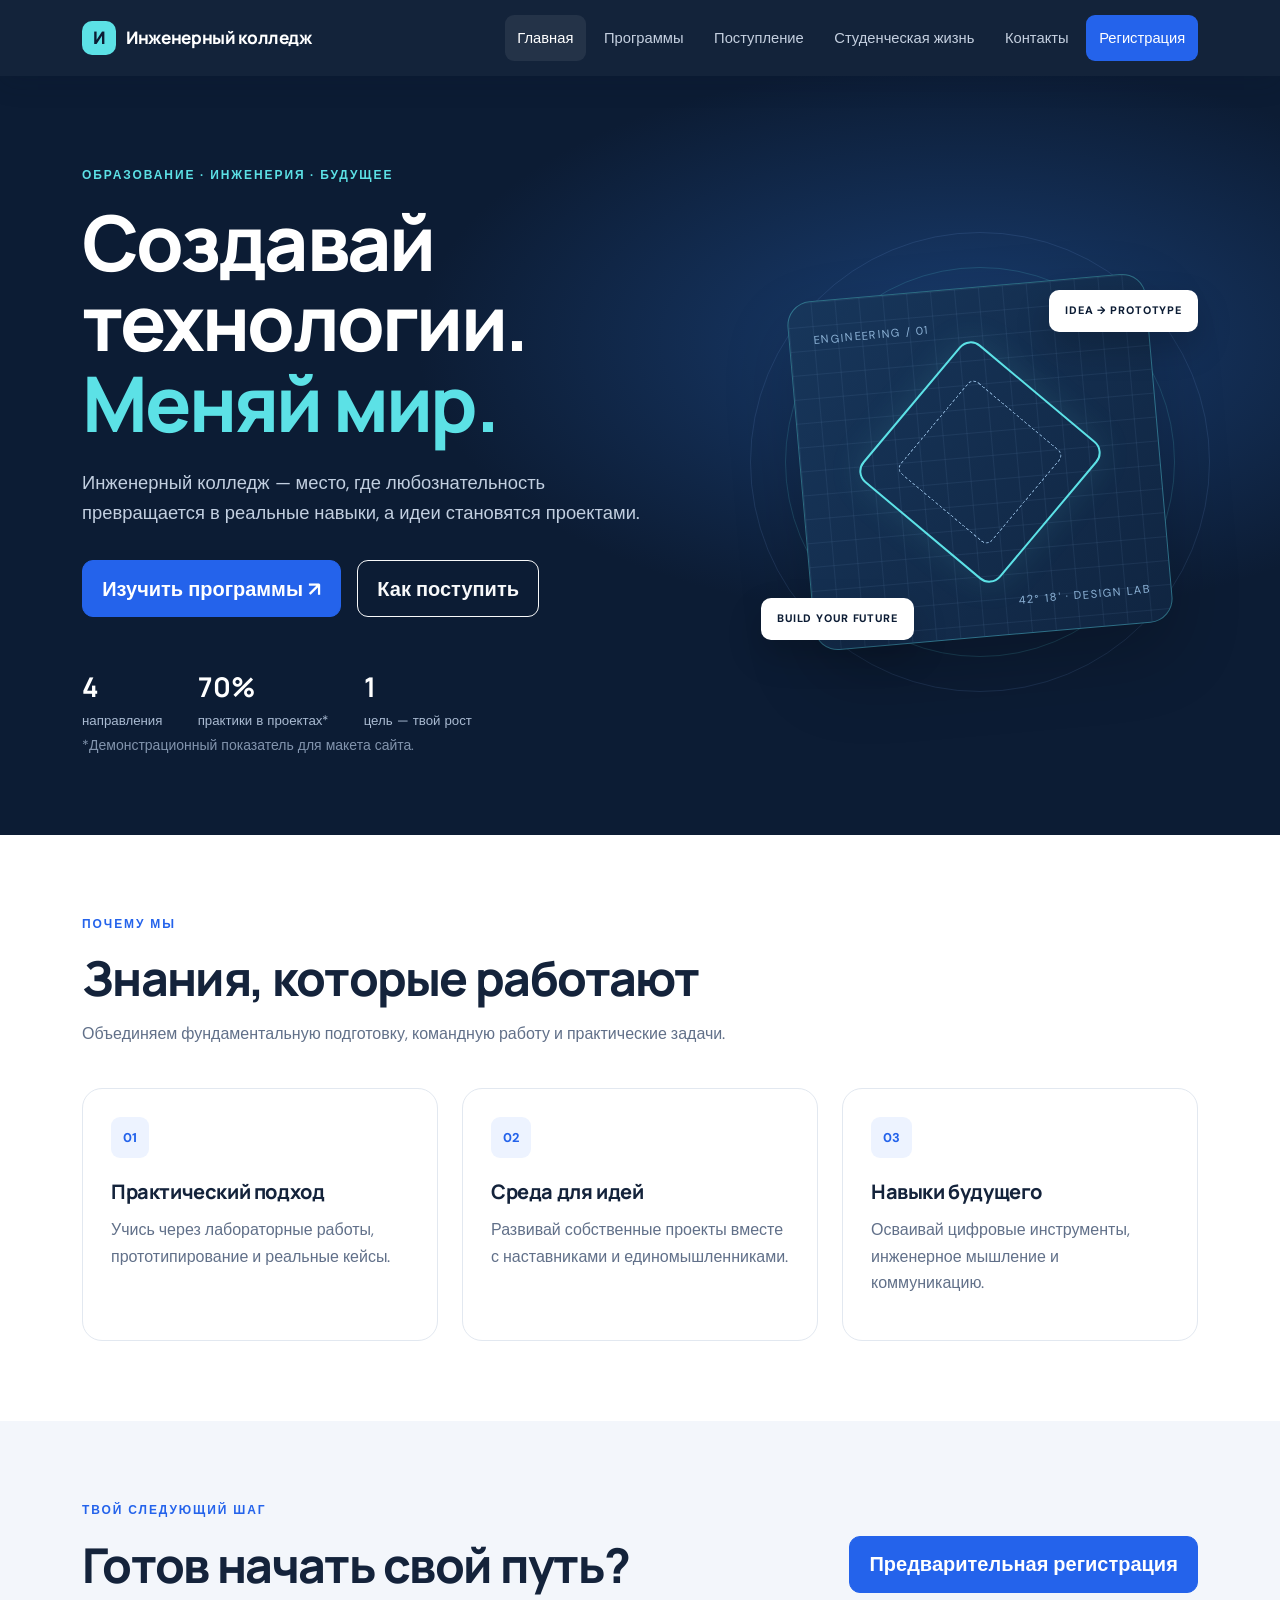
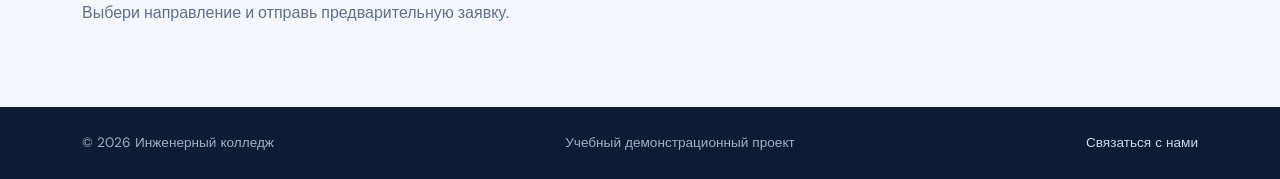
<file: index.html>
<!doctype html>
<html lang="ru">
<head>
  <meta charset="utf-8"><meta name="viewport" content="width=device-width, initial-scale=1">
  <meta name="description" content="Инженерный колледж — образование для технологий будущего.">
  <title>Инженерный колледж — Главная</title>
  <link href="https://cdn.jsdelivr.net/npm/bootstrap@5.3.3/dist/css/bootstrap.min.css" rel="stylesheet">
  <link rel="stylesheet" href="css/styles.css">
</head>
<body>
<a class="skip-link" href="#main">Перейти к содержанию</a>
<nav class="navbar navbar-expand-lg navbar-dark fixed-top site-nav">
  <div class="container"><a class="navbar-brand" href="index.html"><span class="brand-mark">И</span> Инженерный колледж</a>
    <button class="navbar-toggler" type="button" data-bs-toggle="collapse" data-bs-target="#navMenu" aria-controls="navMenu" aria-expanded="false" aria-label="Открыть меню"><span class="navbar-toggler-icon"></span></button>
    <div class="collapse navbar-collapse" id="navMenu"><ul class="navbar-nav ms-auto">
      <li class="nav-item"><a class="nav-link active" aria-current="page" href="index.html">Главная</a></li>
      <li class="nav-item"><a class="nav-link" href="programs.html">Программы</a></li><li class="nav-item"><a class="nav-link" href="admissions.html">Поступление</a></li>
      <li class="nav-item"><a class="nav-link" href="life.html">Студенческая жизнь</a></li><li class="nav-item"><a class="nav-link" href="contacts.html">Контакты</a></li><li class="nav-item"><a class="nav-link nav-cta" href="registration.html">Регистрация</a></li>
    </ul></div>
  </div>
</nav>
<main id="main">
<section class="hero"><div class="container"><div class="row align-items-center g-5">
  <div class="col-lg-7"><p class="eyebrow">ОБРАЗОВАНИЕ · ИНЖЕНЕРИЯ · БУДУЩЕЕ</p><h1>Создавай технологии.<br><span>Меняй мир.</span></h1>
  <p class="hero-lead">Инженерный колледж — место, где любознательность превращается в реальные навыки, а идеи становятся проектами.</p>
  <div class="d-flex flex-wrap gap-3"><a class="btn btn-primary btn-lg" href="programs.html">Изучить программы <span aria-hidden="true">↗</span></a><a class="btn btn-outline-light btn-lg" href="admissions.html">Как поступить</a></div>
  <div class="hero-stats"><div><strong>4</strong><span>направления</span></div><div><strong>70%</strong><span>практики в проектах*</span></div><div><strong>1</strong><span>цель — твой рост</span></div></div>
  <small class="muted-note">*Демонстрационный показатель для макета сайта.</small></div>
  <div class="col-lg-5"><div class="hero-visual" role="img" aria-label="Абстрактная иллюстрация инженерного чертежа"><div class="orbit orbit-one"></div><div class="orbit orbit-two"></div><div class="blueprint"><span class="bp-label">ENGINEERING / 01</span><div class="bp-shape"></div><span class="bp-coordinate">42° 18' · DESIGN LAB</span></div><div class="floating-chip chip-top">IDEA → PROTOTYPE</div><div class="floating-chip chip-bottom">BUILD YOUR FUTURE</div></div></div>
</div></div></section>
<section class="section section-white"><div class="container"><div class="section-heading"><p class="eyebrow">ПОЧЕМУ МЫ</p><h2>Знания, которые работают</h2><p>Объединяем фундаментальную подготовку, командную работу и практические задачи.</p></div>
<div class="row g-4"><div class="col-md-4"><article class="feature-card"><div class="feature-icon">01</div><h3>Практический подход</h3><p>Учись через лабораторные работы, прототипирование и реальные кейсы.</p></article></div><div class="col-md-4"><article class="feature-card"><div class="feature-icon">02</div><h3>Среда для идей</h3><p>Развивай собственные проекты вместе с наставниками и единомышленниками.</p></article></div><div class="col-md-4"><article class="feature-card"><div class="feature-icon">03</div><h3>Навыки будущего</h3><p>Осваивай цифровые инструменты, инженерное мышление и коммуникацию.</p></article></div></div></div></section>
<section class="section section-tint"><div class="container"><div class="row align-items-center g-4"><div class="col-lg-8"><p class="eyebrow">ТВОЙ СЛЕДУЮЩИЙ ШАГ</p><h2>Готов начать свой путь?</h2><p class="mb-0">Выбери направление и отправь предварительную заявку.</p></div><div class="col-lg-4 text-lg-end"><a href="registration.html" class="btn btn-primary btn-lg">Предварительная регистрация</a></div></div></div></section>
</main>
<footer class="site-footer"><div class="container d-flex flex-wrap justify-content-between gap-3"><span>© 2026 Инженерный колледж</span><span>Учебный демонстрационный проект</span><a href="contacts.html">Связаться с нами</a></div></footer>
<script src="https://cdn.jsdelivr.net/npm/bootstrap@5.3.3/dist/js/bootstrap.bundle.min.js"></script><script src="js/main.js"></script>
</body></html>
</file>
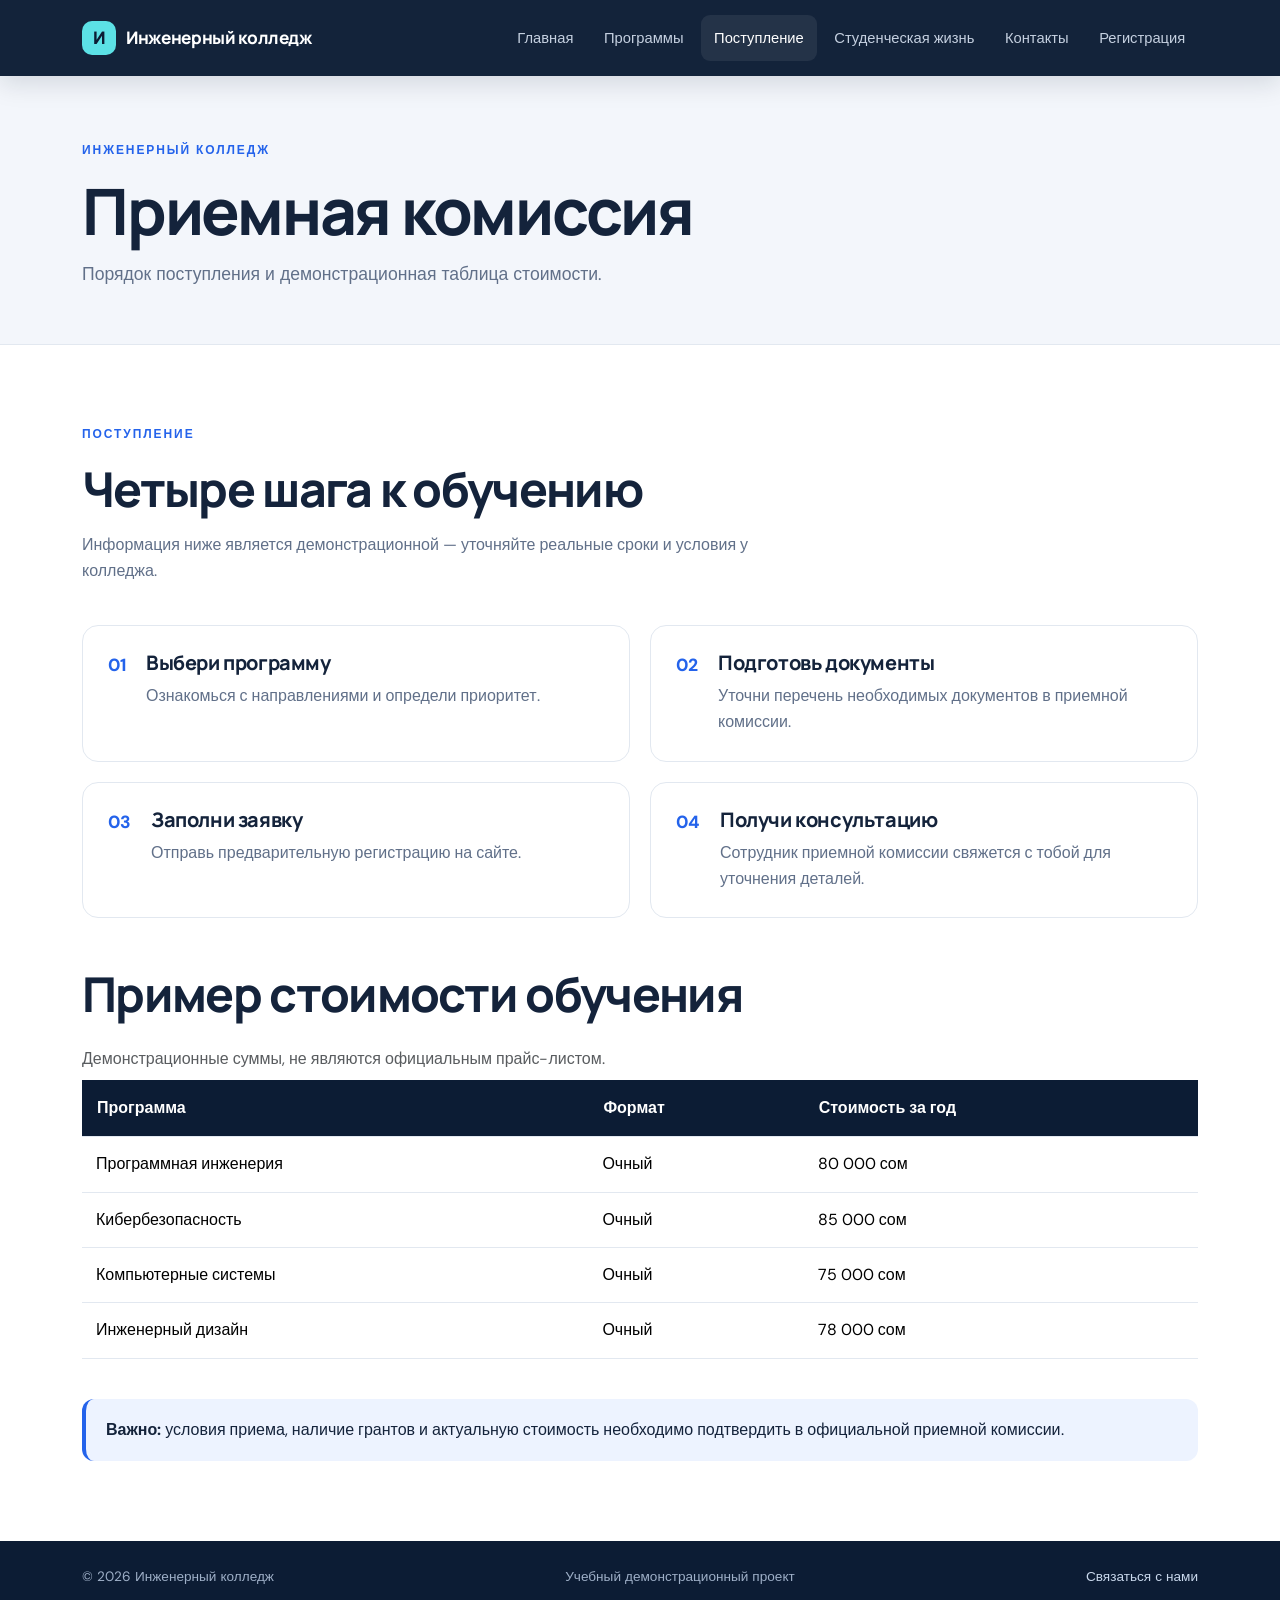
<file: admissions.html>
<!doctype html>
<html lang="ru"><head><meta charset="utf-8"><meta name="viewport" content="width=device-width, initial-scale=1"><meta name="description" content="Порядок поступления и демонстрационная таблица стоимости."><title>Приемная комиссия — Инженерный колледж</title>
<link href="https://cdn.jsdelivr.net/npm/bootstrap@5.3.3/dist/css/bootstrap.min.css" rel="stylesheet"><link rel="stylesheet" href="css/styles.css"></head><body>
<a class="skip-link" href="#main">Перейти к содержанию</a><nav class="navbar navbar-expand-lg navbar-dark fixed-top site-nav"><div class="container"><a class="navbar-brand" href="index.html"><span class="brand-mark">И</span> Инженерный колледж</a>
<button class="navbar-toggler" type="button" data-bs-toggle="collapse" data-bs-target="#navMenu" aria-controls="navMenu" aria-expanded="false" aria-label="Открыть меню"><span class="navbar-toggler-icon"></span></button><div class="collapse navbar-collapse" id="navMenu"><ul class="navbar-nav ms-auto"><li class="nav-item"><a class="nav-link "  href="index.html">Главная</a></li><li class="nav-item"><a class="nav-link "  href="programs.html">Программы</a></li><li class="nav-item"><a class="nav-link active" aria-current="page" href="admissions.html">Поступление</a></li><li class="nav-item"><a class="nav-link "  href="life.html">Студенческая жизнь</a></li><li class="nav-item"><a class="nav-link "  href="contacts.html">Контакты</a></li><li class="nav-item"><a class="nav-link "  href="registration.html">Регистрация</a></li></ul></div></div></nav>
<main id="main"><header class="page-hero"><div class="container"><p class="eyebrow">ИНЖЕНЕРНЫЙ КОЛЛЕДЖ</p><h1>Приемная комиссия</h1><p class="page-lead">Порядок поступления и демонстрационная таблица стоимости.</p></div></header>
<section class="section section-white"><div class="container"><div class="section-heading"><p class="eyebrow">ПОСТУПЛЕНИЕ</p><h2>Четыре шага к обучению</h2><p>Информация ниже является демонстрационной — уточняйте реальные сроки и условия у колледжа.</p></div>
<div class="admission-steps"><article><span>01</span><div><h3>Выбери программу</h3><p>Ознакомься с направлениями и определи приоритет.</p></div></article><article><span>02</span><div><h3>Подготовь документы</h3><p>Уточни перечень необходимых документов в приемной комиссии.</p></div></article><article><span>03</span><div><h3>Заполни заявку</h3><p>Отправь предварительную регистрацию на сайте.</p></div></article><article><span>04</span><div><h3>Получи консультацию</h3><p>Сотрудник приемной комиссии свяжется с тобой для уточнения деталей.</p></div></article></div>
<div class="mt-5"><h2 class="mb-3">Пример стоимости обучения</h2><div class="table-responsive"><table class="table tuition-table"><caption class="caption-top">Демонстрационные суммы, не являются официальным прайс-листом.</caption><thead><tr><th scope="col">Программа</th><th scope="col">Формат</th><th scope="col">Стоимость за год</th></tr></thead><tbody><tr><td>Программная инженерия</td><td>Очный</td><td>80 000 сом</td></tr><tr><td>Кибербезопасность</td><td>Очный</td><td>85 000 сом</td></tr><tr><td>Компьютерные системы</td><td>Очный</td><td>75 000 сом</td></tr><tr><td>Инженерный дизайн</td><td>Очный</td><td>78 000 сом</td></tr></tbody></table></div></div>
<div class="notice-card mt-4"><strong>Важно:</strong> условия приема, наличие грантов и актуальную стоимость необходимо подтвердить в официальной приемной комиссии.</div></div></section>
</main>
<footer class="site-footer"><div class="container d-flex flex-wrap justify-content-between gap-3"><span>© 2026 Инженерный колледж</span><span>Учебный демонстрационный проект</span><a href="contacts.html">Связаться с нами</a></div></footer>
<script src="https://cdn.jsdelivr.net/npm/bootstrap@5.3.3/dist/js/bootstrap.bundle.min.js"></script><script src="js/main.js"></script></body></html>
</file>
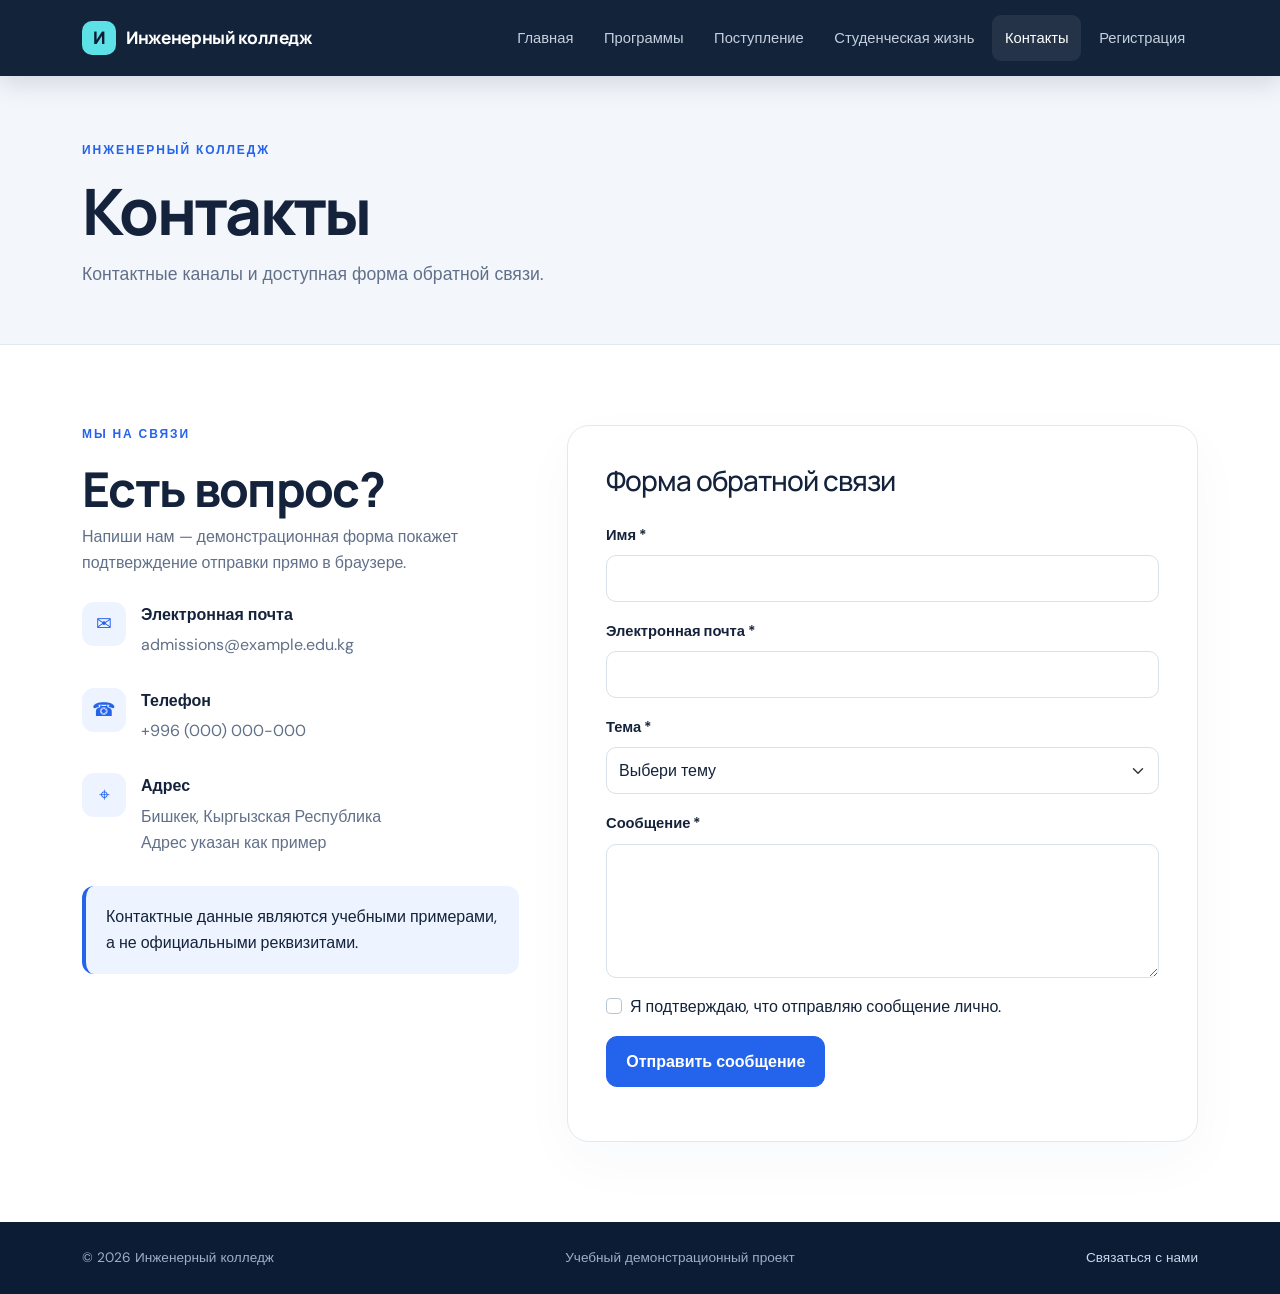
<file: contacts.html>
<!doctype html>
<html lang="ru"><head><meta charset="utf-8"><meta name="viewport" content="width=device-width, initial-scale=1"><meta name="description" content="Контактные каналы и доступная форма обратной связи."><title>Контакты — Инженерный колледж</title>
<link href="https://cdn.jsdelivr.net/npm/bootstrap@5.3.3/dist/css/bootstrap.min.css" rel="stylesheet"><link rel="stylesheet" href="css/styles.css"></head><body>
<a class="skip-link" href="#main">Перейти к содержанию</a><nav class="navbar navbar-expand-lg navbar-dark fixed-top site-nav"><div class="container"><a class="navbar-brand" href="index.html"><span class="brand-mark">И</span> Инженерный колледж</a>
<button class="navbar-toggler" type="button" data-bs-toggle="collapse" data-bs-target="#navMenu" aria-controls="navMenu" aria-expanded="false" aria-label="Открыть меню"><span class="navbar-toggler-icon"></span></button><div class="collapse navbar-collapse" id="navMenu"><ul class="navbar-nav ms-auto"><li class="nav-item"><a class="nav-link "  href="index.html">Главная</a></li><li class="nav-item"><a class="nav-link "  href="programs.html">Программы</a></li><li class="nav-item"><a class="nav-link "  href="admissions.html">Поступление</a></li><li class="nav-item"><a class="nav-link "  href="life.html">Студенческая жизнь</a></li><li class="nav-item"><a class="nav-link active" aria-current="page" href="contacts.html">Контакты</a></li><li class="nav-item"><a class="nav-link "  href="registration.html">Регистрация</a></li></ul></div></div></nav>
<main id="main"><header class="page-hero"><div class="container"><p class="eyebrow">ИНЖЕНЕРНЫЙ КОЛЛЕДЖ</p><h1>Контакты</h1><p class="page-lead">Контактные каналы и доступная форма обратной связи.</p></div></header>
<section class="section section-white"><div class="container"><div class="row g-5"><div class="col-lg-5"><p class="eyebrow">МЫ НА СВЯЗИ</p><h2>Есть вопрос?</h2><p class="mb-4">Напиши нам — демонстрационная форма покажет подтверждение отправки прямо в браузере.</p>
<div class="contact-detail"><span class="contact-icon">✉</span><div><strong>Электронная почта</strong><p>admissions@example.edu.kg</p></div></div><div class="contact-detail"><span class="contact-icon">☎</span><div><strong>Телефон</strong><p>+996 (000) 000-000</p></div></div><div class="contact-detail"><span class="contact-icon">⌖</span><div><strong>Адрес</strong><p>Бишкек, Кыргызская Республика<br>Адрес указан как пример</p></div></div>
<div class="notice-card mt-4">Контактные данные являются учебными примерами, а не официальными реквизитами.</div></div>
<div class="col-lg-7"><form id="contactForm" class="form-panel" novalidate><h2 class="h3 mb-4">Форма обратной связи</h2>
<div class="mb-3"><label for="contactName" class="form-label">Имя <span aria-hidden="true">*</span></label><input id="contactName" name="name" class="form-control" autocomplete="name" required minlength="2"><div class="invalid-feedback">Укажи имя (не менее 2 символов).</div></div>
<div class="mb-3"><label for="contactEmail" class="form-label">Электронная почта <span aria-hidden="true">*</span></label><input id="contactEmail" name="email" type="email" class="form-control" autocomplete="email" required><div class="invalid-feedback">Введи корректный адрес электронной почты.</div></div>
<div class="mb-3"><label for="contactSubject" class="form-label">Тема <span aria-hidden="true">*</span></label><select id="contactSubject" name="subject" class="form-select" required><option value="">Выбери тему</option><option>Поступление</option><option>Учебные программы</option><option>Студенческая жизнь</option><option>Другое</option></select><div class="invalid-feedback">Выбери тему сообщения.</div></div>
<div class="mb-3"><label for="contactMessage" class="form-label">Сообщение <span aria-hidden="true">*</span></label><textarea id="contactMessage" name="message" class="form-control" rows="5" required minlength="10"></textarea><div class="invalid-feedback">Сообщение должно содержать не менее 10 символов.</div></div>
<div class="visually-hidden" aria-hidden="true"><label for="website">Не заполняйте это поле</label><input id="website" name="website" tabindex="-1" autocomplete="off"></div>
<div class="form-check mb-3"><input id="humanCheck" class="form-check-input" type="checkbox" required><label class="form-check-label" for="humanCheck">Я подтверждаю, что отправляю сообщение лично.</label><div class="invalid-feedback">Поставь отметку для отправки.</div></div>
<button class="btn btn-primary" type="submit">Отправить сообщение</button><div id="contactStatus" class="form-status mt-3" role="status" aria-live="polite"></div></form></div></div></div></section>
</main>
<footer class="site-footer"><div class="container d-flex flex-wrap justify-content-between gap-3"><span>© 2026 Инженерный колледж</span><span>Учебный демонстрационный проект</span><a href="contacts.html">Связаться с нами</a></div></footer>
<script src="https://cdn.jsdelivr.net/npm/bootstrap@5.3.3/dist/js/bootstrap.bundle.min.js"></script><script src="js/main.js"></script></body></html>
</file>
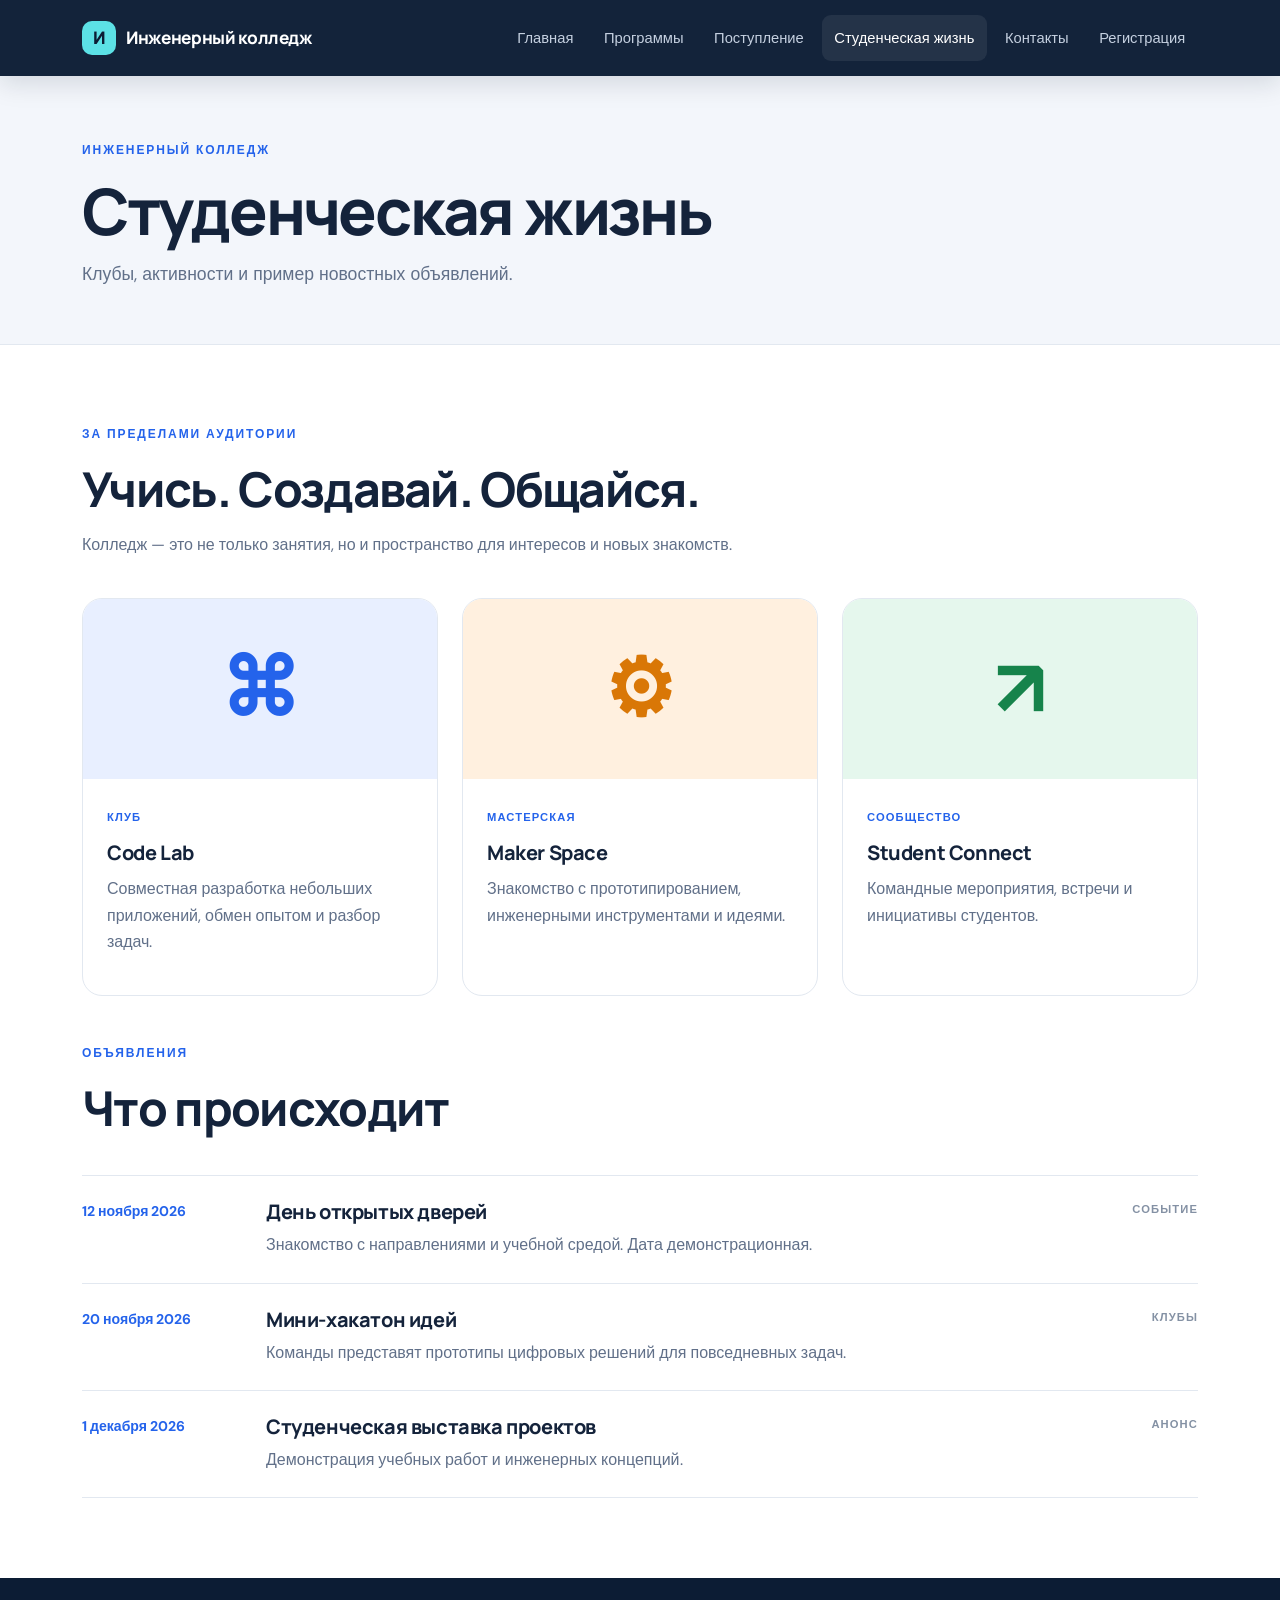
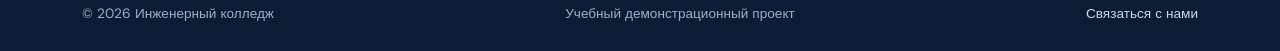
<file: life.html>
<!doctype html>
<html lang="ru"><head><meta charset="utf-8"><meta name="viewport" content="width=device-width, initial-scale=1"><meta name="description" content="Клубы, активности и пример новостных объявлений."><title>Студенческая жизнь — Инженерный колледж</title>
<link href="https://cdn.jsdelivr.net/npm/bootstrap@5.3.3/dist/css/bootstrap.min.css" rel="stylesheet"><link rel="stylesheet" href="css/styles.css"></head><body>
<a class="skip-link" href="#main">Перейти к содержанию</a><nav class="navbar navbar-expand-lg navbar-dark fixed-top site-nav"><div class="container"><a class="navbar-brand" href="index.html"><span class="brand-mark">И</span> Инженерный колледж</a>
<button class="navbar-toggler" type="button" data-bs-toggle="collapse" data-bs-target="#navMenu" aria-controls="navMenu" aria-expanded="false" aria-label="Открыть меню"><span class="navbar-toggler-icon"></span></button><div class="collapse navbar-collapse" id="navMenu"><ul class="navbar-nav ms-auto"><li class="nav-item"><a class="nav-link "  href="index.html">Главная</a></li><li class="nav-item"><a class="nav-link "  href="programs.html">Программы</a></li><li class="nav-item"><a class="nav-link "  href="admissions.html">Поступление</a></li><li class="nav-item"><a class="nav-link active" aria-current="page" href="life.html">Студенческая жизнь</a></li><li class="nav-item"><a class="nav-link "  href="contacts.html">Контакты</a></li><li class="nav-item"><a class="nav-link "  href="registration.html">Регистрация</a></li></ul></div></div></nav>
<main id="main"><header class="page-hero"><div class="container"><p class="eyebrow">ИНЖЕНЕРНЫЙ КОЛЛЕДЖ</p><h1>Студенческая жизнь</h1><p class="page-lead">Клубы, активности и пример новостных объявлений.</p></div></header>
<section class="section section-white"><div class="container"><div class="section-heading"><p class="eyebrow">ЗА ПРЕДЕЛАМИ АУДИТОРИИ</p><h2>Учись. Создавай. Общайся.</h2><p>Колледж — это не только занятия, но и пространство для интересов и новых знакомств.</p></div>
<div class="row g-4"><div class="col-md-6 col-lg-4"><article class="life-card"><div class="life-art art-blue" aria-hidden="true">⌘</div><div class="life-content"><span class="tag">КЛУБ</span><h3>Code Lab</h3><p>Совместная разработка небольших приложений, обмен опытом и разбор задач.</p></div></article></div>
<div class="col-md-6 col-lg-4"><article class="life-card"><div class="life-art art-orange" aria-hidden="true">⚙</div><div class="life-content"><span class="tag">МАСТЕРСКАЯ</span><h3>Maker Space</h3><p>Знакомство с прототипированием, инженерными инструментами и идеями.</p></div></article></div>
<div class="col-md-6 col-lg-4"><article class="life-card"><div class="life-art art-green" aria-hidden="true">↗</div><div class="life-content"><span class="tag">СООБЩЕСТВО</span><h3>Student Connect</h3><p>Командные мероприятия, встречи и инициативы студентов.</p></div></article></div></div>
<div class="section-heading mt-5"><p class="eyebrow">ОБЪЯВЛЕНИЯ</p><h2>Что происходит</h2></div>
<div class="news-list"><article><time datetime="2026-11-12">12 ноября 2026</time><div><h3>День открытых дверей</h3><p>Знакомство с направлениями и учебной средой. Дата демонстрационная.</p></div><span class="news-label">СОБЫТИЕ</span></article><article><time datetime="2026-11-20">20 ноября 2026</time><div><h3>Мини-хакатон идей</h3><p>Команды представят прототипы цифровых решений для повседневных задач.</p></div><span class="news-label">КЛУБЫ</span></article><article><time datetime="2026-12-01">1 декабря 2026</time><div><h3>Студенческая выставка проектов</h3><p>Демонстрация учебных работ и инженерных концепций.</p></div><span class="news-label">АНОНС</span></article></div></div></section>
</main>
<footer class="site-footer"><div class="container d-flex flex-wrap justify-content-between gap-3"><span>© 2026 Инженерный колледж</span><span>Учебный демонстрационный проект</span><a href="contacts.html">Связаться с нами</a></div></footer>
<script src="https://cdn.jsdelivr.net/npm/bootstrap@5.3.3/dist/js/bootstrap.bundle.min.js"></script><script src="js/main.js"></script></body></html>
</file>
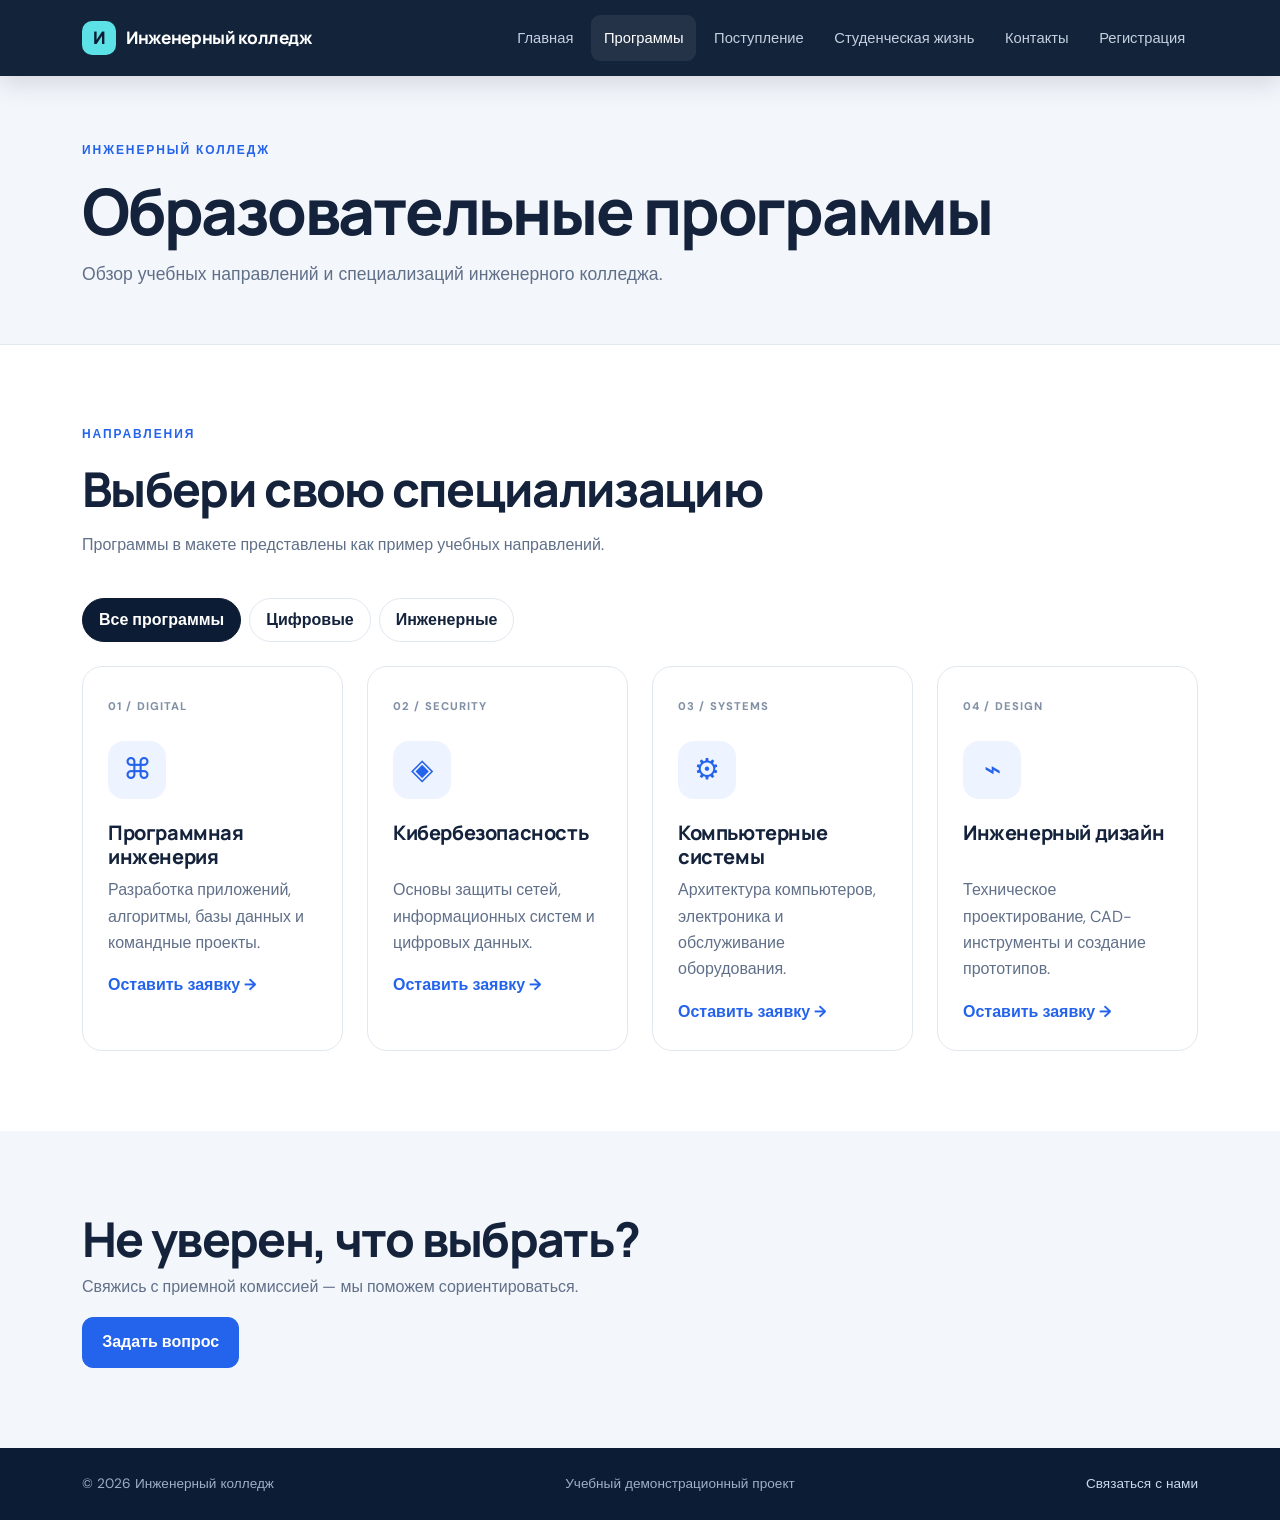
<file: programs.html>
<!doctype html>
<html lang="ru"><head><meta charset="utf-8"><meta name="viewport" content="width=device-width, initial-scale=1"><meta name="description" content="Обзор учебных направлений и специализаций инженерного колледжа."><title>Образовательные программы — Инженерный колледж</title>
<link href="https://cdn.jsdelivr.net/npm/bootstrap@5.3.3/dist/css/bootstrap.min.css" rel="stylesheet"><link rel="stylesheet" href="css/styles.css"></head><body>
<a class="skip-link" href="#main">Перейти к содержанию</a><nav class="navbar navbar-expand-lg navbar-dark fixed-top site-nav"><div class="container"><a class="navbar-brand" href="index.html"><span class="brand-mark">И</span> Инженерный колледж</a>
<button class="navbar-toggler" type="button" data-bs-toggle="collapse" data-bs-target="#navMenu" aria-controls="navMenu" aria-expanded="false" aria-label="Открыть меню"><span class="navbar-toggler-icon"></span></button><div class="collapse navbar-collapse" id="navMenu"><ul class="navbar-nav ms-auto"><li class="nav-item"><a class="nav-link "  href="index.html">Главная</a></li><li class="nav-item"><a class="nav-link active" aria-current="page" href="programs.html">Программы</a></li><li class="nav-item"><a class="nav-link "  href="admissions.html">Поступление</a></li><li class="nav-item"><a class="nav-link "  href="life.html">Студенческая жизнь</a></li><li class="nav-item"><a class="nav-link "  href="contacts.html">Контакты</a></li><li class="nav-item"><a class="nav-link "  href="registration.html">Регистрация</a></li></ul></div></div></nav>
<main id="main"><header class="page-hero"><div class="container"><p class="eyebrow">ИНЖЕНЕРНЫЙ КОЛЛЕДЖ</p><h1>Образовательные программы</h1><p class="page-lead">Обзор учебных направлений и специализаций инженерного колледжа.</p></div></header>
<section class="section section-white"><div class="container"><div class="section-heading"><p class="eyebrow">НАПРАВЛЕНИЯ</p><h2>Выбери свою специализацию</h2><p>Программы в макете представлены как пример учебных направлений.</p></div>
<div class="program-filter d-flex flex-wrap gap-2 mb-4" role="group" aria-label="Фильтр программ"><button class="btn btn-filter active" data-filter="all" aria-pressed="true">Все программы</button><button class="btn btn-filter" data-filter="digital" aria-pressed="false">Цифровые</button><button class="btn btn-filter" data-filter="engineering" aria-pressed="false">Инженерные</button></div>
<div class="row g-4" id="programGrid">
<div class="col-md-6 col-xl-3 program-item" data-category="digital"><article class="program-card"><span class="program-number">01 / DIGITAL</span><div class="program-symbol">⌘</div><h3>Программная инженерия</h3><p>Разработка приложений, алгоритмы, базы данных и командные проекты.</p><a href="registration.html">Оставить заявку <span aria-hidden="true">→</span></a></article></div>
<div class="col-md-6 col-xl-3 program-item" data-category="digital"><article class="program-card"><span class="program-number">02 / SECURITY</span><div class="program-symbol">◈</div><h3>Кибербезопасность</h3><p>Основы защиты сетей, информационных систем и цифровых данных.</p><a href="registration.html">Оставить заявку <span aria-hidden="true">→</span></a></article></div>
<div class="col-md-6 col-xl-3 program-item" data-category="engineering"><article class="program-card"><span class="program-number">03 / SYSTEMS</span><div class="program-symbol">⚙</div><h3>Компьютерные системы</h3><p>Архитектура компьютеров, электроника и обслуживание оборудования.</p><a href="registration.html">Оставить заявку <span aria-hidden="true">→</span></a></article></div>
<div class="col-md-6 col-xl-3 program-item" data-category="engineering"><article class="program-card"><span class="program-number">04 / DESIGN</span><div class="program-symbol">⌁</div><h3>Инженерный дизайн</h3><p>Техническое проектирование, CAD-инструменты и создание прототипов.</p><a href="registration.html">Оставить заявку <span aria-hidden="true">→</span></a></article></div>
</div></div></section>
<section class="section section-tint"><div class="container"><h2>Не уверен, что выбрать?</h2><p>Свяжись с приемной комиссией — мы поможем сориентироваться.</p><a class="btn btn-primary" href="contacts.html">Задать вопрос</a></div></section>
</main>
<footer class="site-footer"><div class="container d-flex flex-wrap justify-content-between gap-3"><span>© 2026 Инженерный колледж</span><span>Учебный демонстрационный проект</span><a href="contacts.html">Связаться с нами</a></div></footer>
<script src="https://cdn.jsdelivr.net/npm/bootstrap@5.3.3/dist/js/bootstrap.bundle.min.js"></script><script src="js/main.js"></script></body></html>
</file>
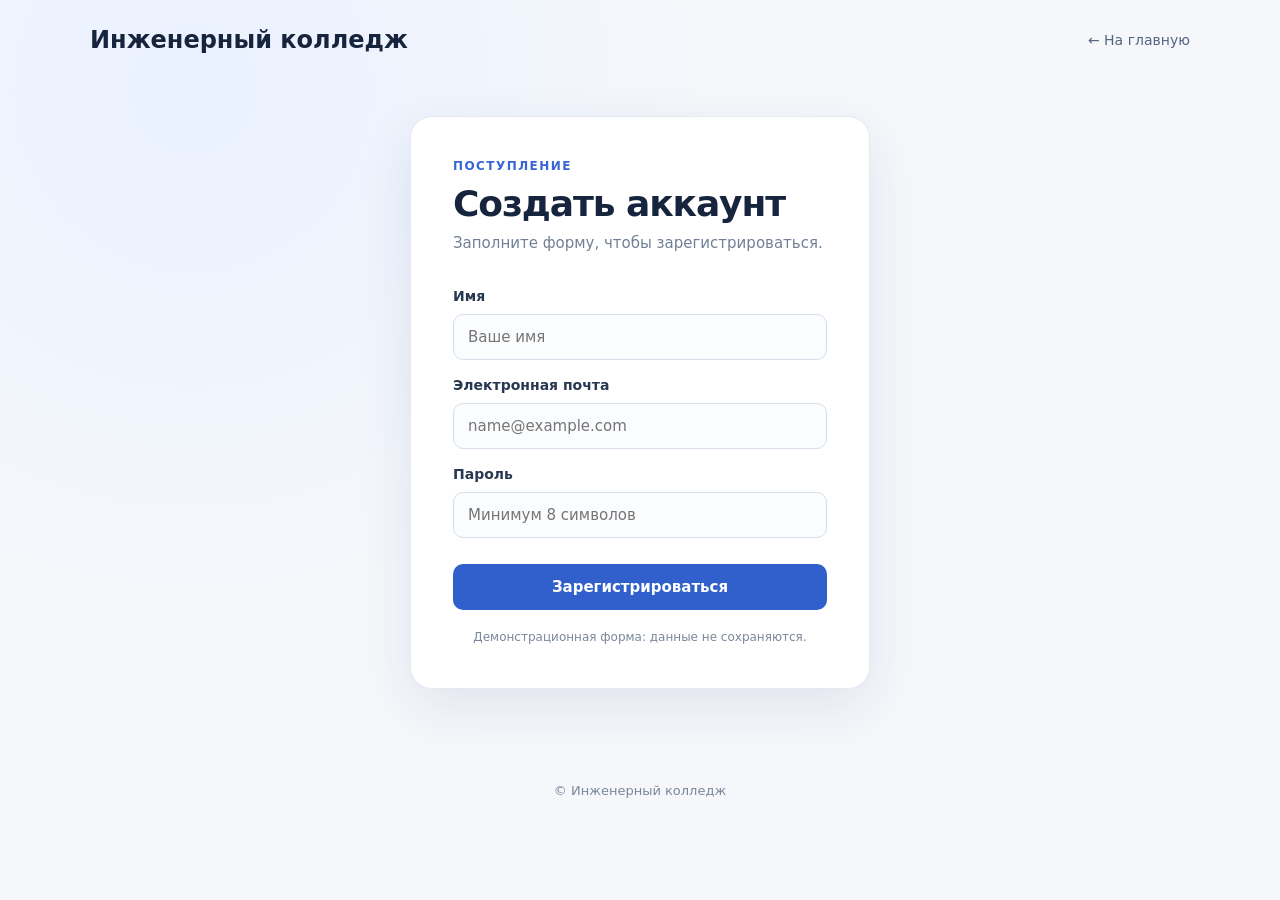
<file: registration.html>
<!DOCTYPE html>
<html lang="ru">
<head>
    <meta charset="UTF-8">
    <meta name="viewport" content="width=device-width, initial-scale=1.0">
    <title>Регистрация — Инженерный колледж</title>
    <link rel="stylesheet" href="css/registration.css">
</head>
<body>

    <header class="site-header">
        <a class="brand" href="index.html">Инженерный колледж</a>
        <a class="back-link" href="index.html">← На главную</a>
    </header>

    <main class="page">
        <section class="register-card">
            <div class="eyebrow">Поступление</div>

            <h1>Создать аккаунт</h1>
            <p class="subtitle">
                Заполните форму, чтобы зарегистрироваться.
            </p>

            <form id="registration-form">

                <label for="name">Имя</label>
                <input
                    id="name"
                    name="name"
                    type="text"
                    placeholder="Ваше имя"
                    autocomplete="name"
                    required
                >

                <label for="email">Электронная почта</label>
                <input
                    id="email"
                    name="email"
                    type="email"
                    placeholder="name@example.com"
                    autocomplete="email"
                    required
                >

                <label for="password">Пароль</label>
                <input
                    id="password"
                    name="password"
                    type="password"
                    placeholder="Минимум 8 символов"
                    minlength="8"
                    autocomplete="new-password"
                    required
                >

                <button type="submit">
                    Зарегистрироваться
                </button>

                <p class="form-note" id="form-note" role="status">
                    Демонстрационная форма: данные не сохраняются.
                </p>

            </form>
        </section>
    </main>

    <footer class="site-footer">
        © Инженерный колледж
    </footer>

    <script>
        document.getElementById('registration-form')
            .addEventListener('submit', function(event) {

                event.preventDefault();

                document.getElementById('form-note').textContent =
                    'Форма заполнена. Для настоящей регистрации необходимо подключить сервер.';
            });
    </script>

</body>
</html>
</file>
<file: css/styles.css>
@import url('https://fonts.googleapis.com/css2?family=DM+Sans:wght@400;500;600;700&family=Manrope:wght@400;500;600;700;800&display=swap');
:root{--ink:#14233b;--muted:#617089;--navy:#0c1c34;--blue:#2463eb;--cyan:#5ce1e6;--pale:#f3f6fb;--line:#e2e8f0;--white:#fff;--radius:20px}
*{box-sizing:border-box}html{scroll-behavior:smooth;scroll-padding-top:90px}body{font-family:'DM Sans',sans-serif;color:var(--ink);line-height:1.65;background:#fff;padding-top:76px}h1,h2,h3,h4,.navbar-brand{font-family:'Manrope',sans-serif;font-weight:750;letter-spacing:-.035em}h1{font-size:clamp(2.7rem,6vw,5.2rem);line-height:1.05}h2{font-size:clamp(1.9rem,4vw,3rem);line-height:1.15}h3{font-size:1.25rem;letter-spacing:-.02em}p{color:var(--muted)}a{color:var(--blue)}a:hover{color:#1748b5}.skip-link{position:absolute;left:-9999px;top:8px;z-index:2000;background:#fff;padding:10px}.skip-link:focus{left:10px}.site-nav{background:rgba(12,28,52,.97);box-shadow:0 8px 24px #06152b20;min-height:76px}.navbar-brand{font-size:1.08rem;letter-spacing:-.02em;display:flex;align-items:center;gap:10px}.brand-mark{display:grid;place-items:center;width:34px;height:34px;border-radius:10px;background:var(--cyan);color:var(--navy);font-weight:900}.navbar-nav{gap:5px}.nav-link{color:#c5d0e0!important;font-size:.92rem;padding:.65rem .8rem!important;border-radius:9px}.nav-link:hover,.nav-link:focus,.nav-link.active{color:#fff!important;background:#ffffff13}.nav-cta{background:var(--blue);color:#fff!important}.nav-cta:hover{background:#3975ff!important}.hero{background:radial-gradient(ellipse at 75% 35%,#193d70 0,transparent 40%),var(--navy);color:#fff;padding:90px 0 76px;overflow:hidden}.hero h1{color:#fff}.hero h1 span{color:var(--cyan)}.eyebrow{font-size:.75rem;letter-spacing:.16em;font-weight:700;color:var(--blue);margin-bottom:1rem}.hero .eyebrow{color:var(--cyan)}.hero-lead{font-size:1.15rem;color:#c2cfe0;max-width:590px;margin:1.5rem 0 2rem}.btn{border-radius:11px;font-weight:650;padding:.78rem 1.2rem}.btn-primary{background:var(--blue);border-color:var(--blue)}.btn-primary:hover,.btn-primary:focus{background:#1748b5;border-color:#1748b5}.btn-outline-light:hover{color:var(--navy)}.hero-stats{display:flex;gap:2.2rem;margin-top:3rem}.hero-stats div{display:flex;flex-direction:column}.hero-stats strong{font-family:Manrope;font-size:1.7rem;color:#fff}.hero-stats span{font-size:.83rem;color:#aabbd2}.muted-note{color:#8294ad}.hero-visual{height:420px;position:relative;display:grid;place-items:center}.blueprint{width:min(360px,90%);height:350px;border:1px solid #5ce1e65c;border-radius:24px;background:linear-gradient(135deg,#17365b,#102541);position:relative;box-shadow:0 30px 70px #0003;transform:rotate(-5deg);padding:24px;overflow:hidden}.blueprint:before{content:'';position:absolute;inset:0;background-image:linear-gradient(#7da6d51a 1px,transparent 1px),linear-gradient(90deg,#7da6d51a 1px,transparent 1px);background-size:24px 24px}.bp-label,.bp-coordinate{position:relative;color:#8eb4d8;font-size:.7rem;letter-spacing:.12em}.bp-coordinate{position:absolute;bottom:24px;right:20px}.bp-shape{position:absolute;width:180px;height:180px;border:2px solid var(--cyan);left:calc(50% - 90px);top:calc(50% - 90px);transform:rotate(45deg);border-radius:15px;box-shadow:0 0 35px #5ce1e620}.bp-shape:after{content:'';position:absolute;inset:28px;border:1px dashed #8eb4d8;border-radius:8px}.orbit{position:absolute;border:1px solid #5ce1e62b;border-radius:50%;width:390px;height:390px}.orbit-two{width:460px;height:460px;border-color:#8ab5ff20}.floating-chip{position:absolute;background:#fff;color:var(--navy);font-size:.68rem;font-weight:800;letter-spacing:.08em;padding:12px 16px;border-radius:10px;box-shadow:0 15px 35px #0003}.chip-top{top:38px;right:0}.chip-bottom{bottom:32px;left:0}.section{padding:80px 0}.section-white{background:#fff}.section-tint{background:var(--pale)}.section-heading{max-width:680px;margin-bottom:2.5rem}.section-heading h2{margin-bottom:1rem}.feature-card{height:100%;border:1px solid var(--line);border-radius:var(--radius);padding:28px;background:#fff;transition:transform .2s,box-shadow .2s}.feature-card:hover{transform:translateY(-4px);box-shadow:0 16px 35px #152c4a0c}.feature-icon{font-weight:800;color:var(--blue);font-size:.8rem;background:#edf3ff;border-radius:9px;padding:10px 12px;display:inline-block;margin-bottom:1.4rem}.feature-card h3{margin-bottom:.8rem}.page-hero{padding:65px 0 55px;background:var(--pale);border-bottom:1px solid var(--line)}.page-hero h1{font-size:clamp(2.4rem,5vw,4rem);margin-bottom:1rem}.page-lead{max-width:700px;font-size:1.1rem;margin:0}.program-card{height:100%;border:1px solid var(--line);border-radius:var(--radius);padding:25px;background:white;transition:.2s}.program-card:hover{border-color:#a9c2ff;box-shadow:0 15px 35px #183d7710;transform:translateY(-3px)}.program-number{font-size:.7rem;color:#8290a5;font-weight:800;letter-spacing:.1em}.program-symbol{display:grid;place-items:center;width:58px;height:58px;background:#edf3ff;color:var(--blue);font-size:1.8rem;border-radius:16px;margin:1.4rem 0}.program-card h3{min-height:3rem}.program-card a{font-weight:700;text-decoration:none}.btn-filter{border:1px solid var(--line);background:#fff;color:var(--ink);border-radius:30px;padding:.55rem 1rem}.btn-filter.active,.btn-filter:hover{background:var(--navy);color:white;border-color:var(--navy)}.admission-steps{display:grid;grid-template-columns:repeat(2,minmax(0,1fr));gap:20px}.admission-steps article{display:flex;gap:20px;padding:25px;border:1px solid var(--line);border-radius:16px}.admission-steps article>span{color:var(--blue);font-weight:800;font-size:1.1rem}.admission-steps h3{margin-bottom:.5rem}.admission-steps p{margin:0}.tuition-table{border-color:var(--line)}.tuition-table thead th{background:var(--navy);color:#fff;padding:15px}.tuition-table td{padding:14px}.notice-card{padding:18px 20px;background:#edf3ff;border-left:4px solid var(--blue);border-radius:12px;color:var(--ink)}.notice-card p{margin-top:.5rem}.life-card{height:100%;border:1px solid var(--line);border-radius:var(--radius);overflow:hidden}.life-art{height:180px;display:grid;place-items:center;font-size:5rem;font-weight:700}.art-blue{background:#e8efff;color:#2463eb}.art-orange{background:#fff0df;color:#d97706}.art-green{background:#e5f7ed;color:#16834b}.life-content{padding:24px}.tag{font-size:.7rem;letter-spacing:.1em;font-weight:800;color:var(--blue)}.life-content h3{margin:.7rem 0}.news-list{border-top:1px solid var(--line)}.news-list article{display:grid;grid-template-columns:160px 1fr auto;gap:24px;padding:24px 0;border-bottom:1px solid var(--line);align-items:start}.news-list time{color:var(--blue);font-size:.88rem;font-weight:700}.news-list h3{margin-bottom:.5rem}.news-list p{margin:0}.news-label{font-size:.7rem;font-weight:800;letter-spacing:.1em;color:#8491a4}.contact-detail{display:flex;gap:15px;margin:25px 0}.contact-icon{width:44px;height:44px;display:grid;place-items:center;background:#edf3ff;color:var(--blue);border-radius:12px;font-size:1.2rem}.contact-detail p{margin:.25rem 0}.form-panel{background:#fff;border:1px solid var(--line);border-radius:22px;padding:clamp(22px,4vw,38px);box-shadow:0 20px 55px #183d7708}.form-label,legend{font-weight:700;color:var(--ink);font-size:.92rem}.form-control,.form-select{border-color:#d8e0ec;border-radius:10px;min-height:47px;color:var(--ink)}textarea.form-control{min-height:unset}.form-control:focus,.form-select:focus,.form-check-input:focus{border-color:#6b95ff;box-shadow:0 0 0 .22rem #2463eb20}.form-check-input{border-color:#b9c6d8}.form-check-input:checked{background-color:var(--blue);border-color:var(--blue)}.form-topline{display:flex;justify-content:space-between;align-items:center;margin-bottom:1.4rem}.form-status{font-weight:650}.form-status.success{color:#137a43;background:#e8f7ef;padding:12px 14px;border-radius:10px}.form-status.error{color:#b42318}.mini-steps p{display:flex;align-items:center;gap:12px;color:var(--ink);font-weight:650}.mini-steps span{display:grid;place-items:center;width:30px;height:30px;background:#edf3ff;color:var(--blue);border-radius:50%;font-size:.75rem}.site-footer{background:var(--navy);padding:25px 0;color:#9eafc7;font-size:.85rem}.site-footer a{color:#c9d8ec;text-decoration:none}.site-footer a:hover{text-decoration:underline}
@media(max-width:991.98px){.navbar-nav{padding:12px 0}.nav-link{padding:.6rem .8rem!important}.hero{padding:65px 0}.hero-visual{height:360px}.hero-stats{gap:1.5rem}.hero-stats strong{font-size:1.4rem}}
@media(max-width:767.98px){body{padding-top:70px}.site-nav{min-height:70px}.hero{padding:55px 0}.hero-visual{height:330px;margin-top:10px}.blueprint{height:300px}.orbit{width:300px;height:300px}.orbit-two{width:350px;height:350px}.hero-stats{gap:1rem;flex-wrap:wrap}.hero-stats strong{font-size:1.3rem}.hero-stats span{font-size:.72rem}.section{padding:60px 0}.page-hero{padding:48px 0 40px}.admission-steps{grid-template-columns:1fr}.news-list article{grid-template-columns:1fr;gap:8px}.news-label{display:none}.form-panel{padding:22px}.form-topline{align-items:flex-start;gap:10px;flex-wrap:wrap}}
@media(prefers-reduced-motion:reduce){html{scroll-behavior:auto}*,*:before,*:after{transition:none!important;animation:none!important}}
</file>
<file: css/registration.css>
* { box-sizing: border-box; }
html, body { margin: 0; min-height: 100%; }
body {
  font-family: Inter, system-ui, -apple-system, "Segoe UI", sans-serif;
  color: #17243d;
  background: radial-gradient(circle at 15% 10%, #eaf1ff 0, transparent 38%), #f5f7fb;
}
.site-header {
  width: min(1100px, 92%);
  margin: 0 auto;
  padding: 26px 0;
  display: flex;
  justify-content: space-between;
  align-items: center;
  gap: 20px;
}
.brand { color: #17243d; font-size: clamp(18px, 2.5vw, 24px); font-weight: 800; text-decoration: none; }
.back-link { color: #526581; text-decoration: none; font-size: 14px; }
.back-link:hover { color: #315fcb; }
.page { width: min(1100px, 92%); margin: 36px auto 70px; display: flex; justify-content: center; }
.register-card {
  width: min(100%, 460px);
  padding: clamp(24px, 5vw, 42px);
  background: #fff;
  border: 1px solid #e4eaf3;
  border-radius: 22px;
  box-shadow: 0 18px 55px rgba(26, 46, 83, .09);
}
.eyebrow { color: #3766d5; font-size: 12px; font-weight: 800; letter-spacing: .12em; text-transform: uppercase; }
h1 { margin: 10px 0 8px; font-size: clamp(28px, 5vw, 36px); line-height: 1.15; letter-spacing: -.03em; }
.subtitle { margin: 0 0 26px; color: #718096; font-size: 15px; line-height: 1.5; }
form { display: flex; flex-direction: column; gap: 10px; }
label { margin-top: 7px; color: #283851; font-size: 14px; font-weight: 650; }
input {
  width: 100%; min-width: 0; padding: 13px 14px;
  border: 1px solid #d7dfeb; border-radius: 10px;
  background: #fbfcfe; color: #17243d; font: inherit; font-size: 15px;
}
input:focus { outline: 3px solid rgba(55, 102, 213, .15); border-color: #3766d5; }
button {
  margin-top: 16px; width: 100%; padding: 14px 18px;
  border: 0; border-radius: 10px; background: #315fcb;
  color: white; font: inherit; font-size: 15px; font-weight: 750; cursor: pointer;
}
button:hover { background: #254eae; }
.form-note { margin: 8px 0 0; color: #7a879a; font-size: 12px; line-height: 1.5; text-align: center; }
.site-footer { padding: 24px; color: #7a879a; font-size: 13px; text-align: center; }
@media (max-width: 520px) {
  .site-header { align-items: flex-start; flex-direction: column; }
  .page { margin-top: 18px; }
  .register-card { border-radius: 16px; }
}
</file>
